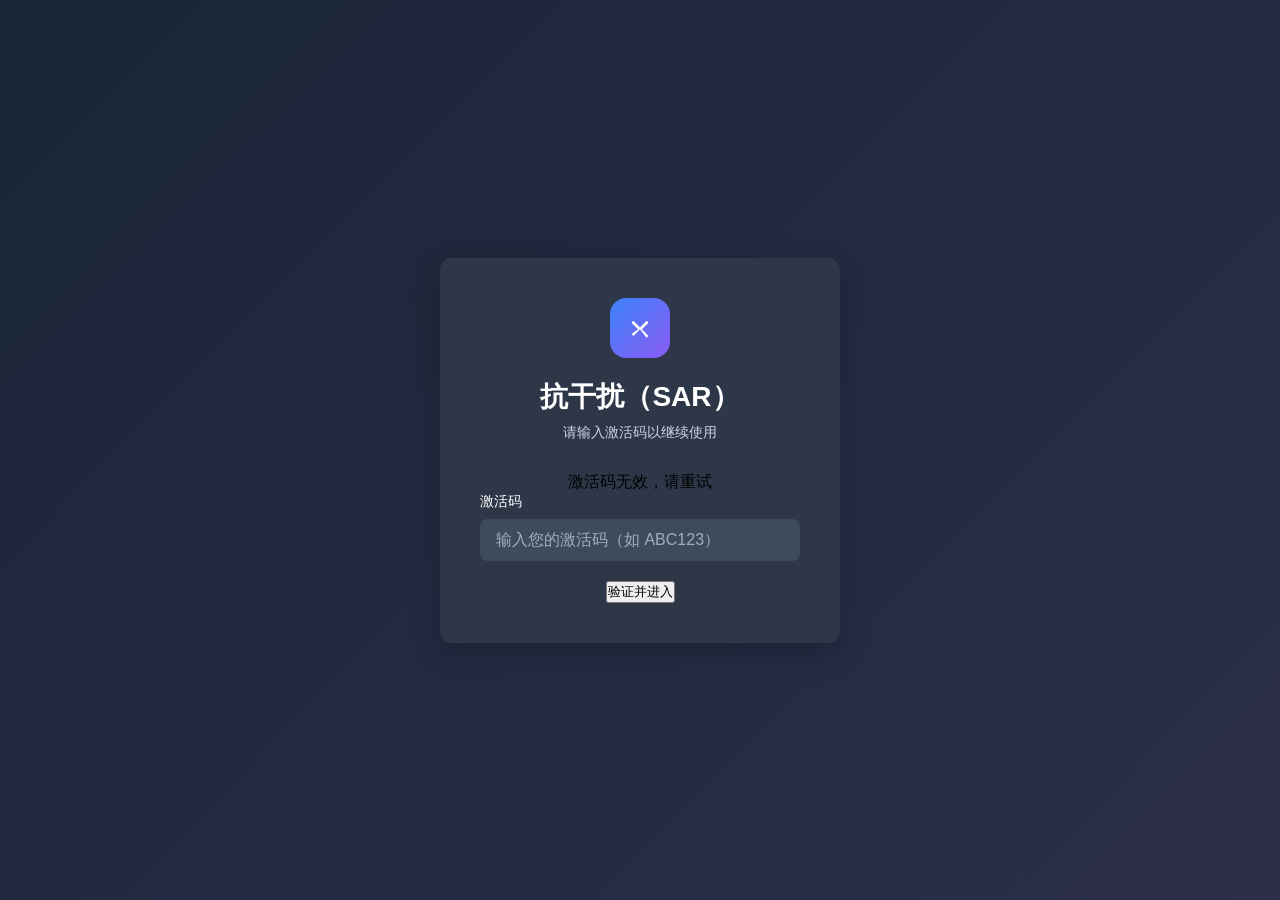
<file: frontend/frontend/index.html>
<!DOCTYPE html>
<html lang="zh-CN">
<head>
  <meta charset="UTF-8">
  <meta name="viewport" content="width=device-width, initial-scale=1.0">
  <title>SAR - 激活验证</title>
  <link rel="stylesheet" href="css/common.css">
  <link rel="stylesheet" href="css/code.css">
</head>
<body>
  <div class="code-card">
    <div class="logo">
      <svg xmlns="http://www.w3.org/2000/svg" viewBox="0 0 24 24">
        <path d="M12 11.586l4.95-4.95 1.414 1.414L13.414 13l4.95 4.95-1.414 1.414L12 12.97l-4.95 4.95-1.414-1.414L10.586 13 5.636 8.05l1.414-1.414L12 11.586z"/>
      </svg>
    </div>
    <h1 class="title">抗干扰（SAR）</h1>
    <p class="subtitle">请输入激活码以继续使用</p>
    <p class="code-error" id="codeError">激活码无效，请重试</p>
    <div class="form-group">
      <label for="activeCode">激活码</label>
      <input type="text" id="activeCode" placeholder="输入您的激活码（如 ABC123）">
    </div>
    <button class="verify-btn" id="verifyBtn">验证并进入</button>
  </div>

  <script src="js/code.js"></script>
</body>
</html>
</file>
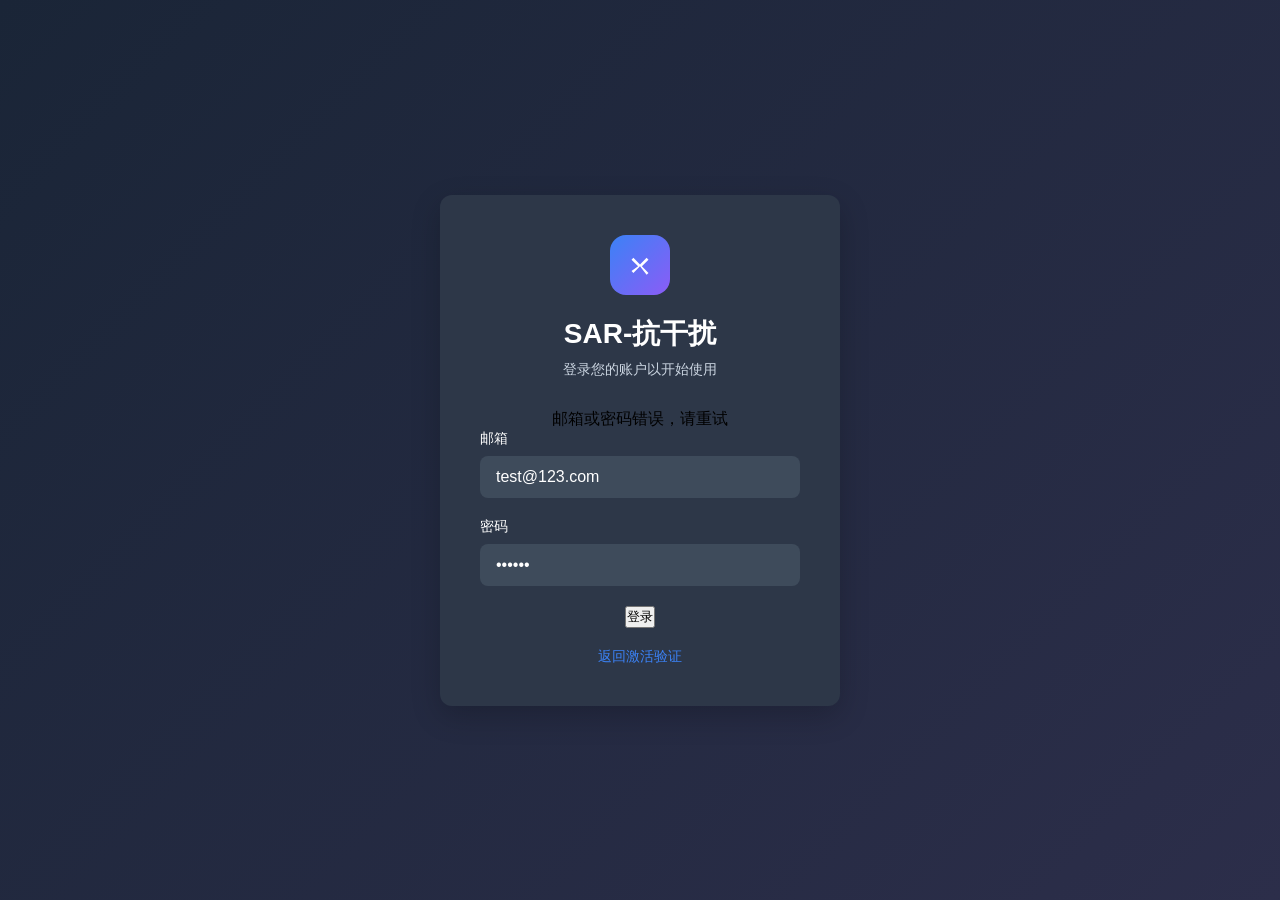
<file: frontend/frontend/login.html>
<!DOCTYPE html>
<html lang="zh-CN">
<head>
  <meta charset="UTF-8">
  <meta name="viewport" content="width=device-width, initial-scale=1.0">
  <title>SAR - 登录</title>
  <link rel="stylesheet" href="css/common.css">
  <link rel="stylesheet" href="css/login.css">
</head>
<body>
  <div class="login-card">
    <div class="logo">
      <svg xmlns="http://www.w3.org/2000/svg" viewBox="0 0 24 24">
        <path d="M12 11.586l4.95-4.95 1.414 1.414L13.414 13l4.95 4.95-1.414 1.414L12 12.97l-4.95 4.95-1.414-1.414L10.586 13 5.636 8.05l1.414-1.414L12 11.586z"/>
      </svg>
    </div>
    <h1 class="title">SAR-抗干扰</h1>
    <p class="subtitle">登录您的账户以开始使用</p>
    <p class="login-error" id="loginError">邮箱或密码错误，请重试</p>
    <div class="form-group">
      <label for="email">邮箱</label>
      <input type="email" id="email" placeholder="your@email.com" value="test@123.com">
    </div>
    <div class="form-group">
      <label for="password">密码</label>
      <input type="password" id="password" placeholder="••••••••" value="123456">
    </div>
    <button class="login-btn" id="loginBtn">登录</button>
    <a href="index.html" class="back-link">返回激活验证</a>
  </div>

  <script src="js/login.js"></script>
</body>
</html>
</file>
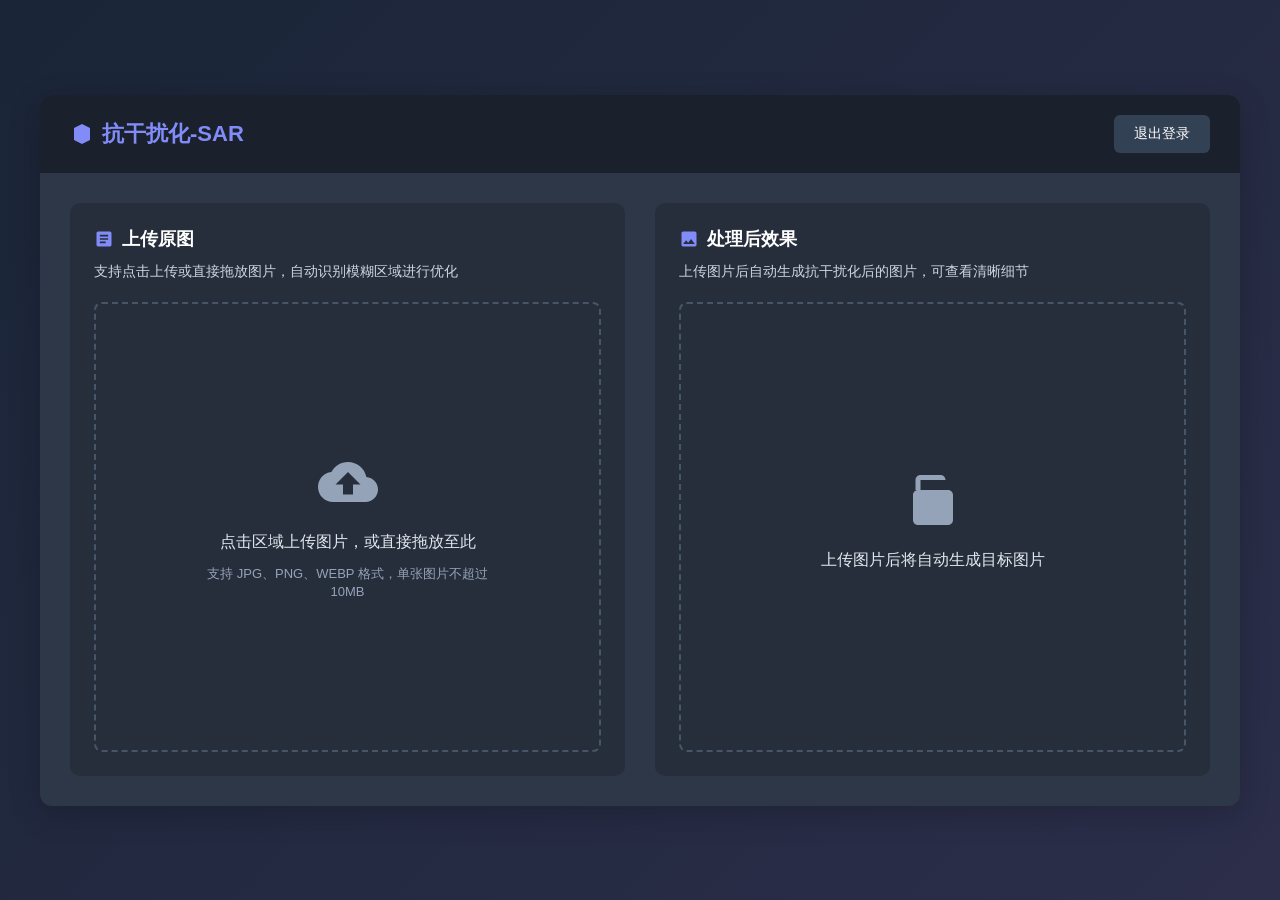
<file: frontend/frontend/upload.html>
<!DOCTYPE html>
<html lang="zh-CN">
<head>
  <meta charset="UTF-8">
  <meta name="viewport" content="width=device-width, initial-scale=1.0">
  <title>图片增强工具 - 上传图片</title>
  <link rel="stylesheet" href="css/common.css">
  <link rel="stylesheet" href="css/upload.css">
</head>
<body>
  <div class="app-container">
    <header class="app-header">
      <div class="app-logo">
        <svg xmlns="http://www.w3.org/2000/svg" viewBox="0 0 24 24">
          <path d="M12 2L4 6v12l8 4 8-4V6l-8-4z"/>
          <path d="M12 16c-2.21 0-4-1.79-4-4s1.79-4 4-4 4 1.79 4 4-1.79 4-4 4z"/>
        </svg>
        抗干扰化-SAR
      </div>
      <button class="logout-btn" id="logoutBtn">退出登录</button>
    </header>

    <main class="app-content">
      <section class="card">
        <h2>
          <svg xmlns="http://www.w3.org/2000/svg" viewBox="0 0 24 24">
            <path d="M19 3H5c-1.1 0-2 .9-2 2v14c0 1.1.9 2 2 2h14c1.1 0 2-.9 2-2V5c0-1.1-.9-2-2-2zm-5 14H7v-2h7v2zm3-4H7v-2h10v2zm0-4H7V7h10v2z"/>
          </svg>
          上传原图
        </h2>
        <p class="card-desc">支持点击上传或直接拖放图片，自动识别模糊区域进行优化</p>
        <div class="upload-area" id="uploadArea">
          <input type="file" accept="image/jpeg,image/png,image/webp,image/jpg" id="fileInput" />
          <div class="upload-icon">
            <svg xmlns="http://www.w3.org/2000/svg" viewBox="0 0 24 24">
              <path d="M19.35 10.04C18.67 6.59 15.64 4 12 4 9.11 4 6.6 5.64 5.35 8.04 2.34 8.36 0 10.91 0 14c0 3.31 2.69 6 6 6h13c2.76 0 5-2.24 5-5 0-2.64-2.05-4.78-4.65-4.96zM14 13v4h-4v-4H7l5-5 5 5h-3z"/>
            </svg>
          </div>
          <p class="upload-text">点击区域上传图片，或直接拖放至此</p>
          <p class="format-tip">支持 JPG、PNG、WEBP 格式，单张图片不超过 10MB</p>
          <div class="upload-error" id="uploadError">请选择有效的图片文件</div>
        </div>
      </section>

      <section class="card">
        <h2>
          <svg xmlns="http://www.w3.org/2000/svg" viewBox="0 0 24 24">
            <path d="M21 19V5c0-1.1-.9-2-2-2H5c-1.1 0-2 .9-2 2v14c0 1.1.9 2 2 2h14c1.1 0 2-.9 2-2zM8.5 13.5l2.5 3.01L14.5 12l4.5 6H5l3.5-4.5z"/>
          </svg>
          处理后效果
        </h2>
        <p class="card-desc">上传图片后自动生成抗干扰化后的图片，可查看清晰细节</p>
        <div class="preview-area" id="previewArea">
          <div class="preview-icon">
            <svg xmlns="http://www.w3.org/2000/svg" viewBox="0 0 24 24">
              <path d="M12 17c1.1 0 2-.9 2-2s-.9-2-2-2-2 .9-2 2 .9 2 2 2zm6-9h-1V4c0-1.1-.9-2-2-2H7c-1.1 0-2 .9-2 2v4H6c-1.1 0-2 .9-2 2v10c0 1.1.9 2 2 2h12c1.1 0 2-.9 2-2V10c0-1.1-.9-2-2-2zM7 4h10v4H7V4z"/>
            </svg>
          </div>
          <p class="preview-text">上传图片后将自动生成目标图片</p>
          <div class="loading" id="loading">
            <div class="spinner"></div>
            <p>正在处理图片，请稍候...</p>
          </div>
        </div>
      </section>
    </main>
  </div>

  <script src="js/upload.js"></script>
</body>
</html>
</file>
<file: frontend/frontend/css/common.css>
/* 全局重置与通用样式 */
* {
  margin: 0;
  padding: 0;
  box-sizing: border-box;
  font-family: "Microsoft Yahei", "PingFang SC", sans-serif;
}

body {
  background: linear-gradient(135deg, #1a2537, #2c2e4a);
  min-height: 100vh;
  display: flex;
  justify-content: center;
  align-items: center;
  padding: 20px;
}

/* 通用组件样式 */
.logo {
  width: 60px;
  height: 60px;
  background: linear-gradient(135deg, #3b82f6, #8b5cf6);
  border-radius: 16px;
  display: flex;
  justify-content: center;
  align-items: center;
  margin-bottom: 20px;
}

.logo svg {
  width: 32px;
  height: 32px;
  fill: #fff;
}

.title {
  font-size: 28px;
  color: #fff;
  margin-bottom: 8px;
  text-align: center;
}

.subtitle {
  font-size: 14px;
  color: #cbd5e1;
  margin-bottom: 30px;
  text-align: center;
}

.form-group {
  width: 100%;
  margin-bottom: 20px;
}

.form-group label {
  display: block;
  font-size: 14px;
  color: #fff;
  margin-bottom: 8px;
}

.form-group input {
  width: 100%;
  padding: 12px 16px;
  background-color: #3e4b5b;
  border: none;
  border-radius: 8px;
  color: #fff;
  font-size: 16px;
  outline: none;
  transition: background-color 0.3s;
}

.form-group input::placeholder {
  color: #a0aec0;
}

.form-group input:focus {
  background-color: #4a5568;
}

/* 通用按钮样式 */
.btn {
  width: 100%;
  padding: 12px;
  background: linear-gradient(90deg, #3b82f6, #8b5cf6);
  border: none;
  border-radius: 8px;
  color: #1e21c2;
  font-size: 16px;
  font-weight: 500;
  cursor: pointer;
  transition: opacity 0.3s;
}

.btn:hover {
  opacity: 0.9;
}

/* 通用错误提示 */
.error-tip {
  color: #f87171;
  font-size: 14px;
  margin-bottom: 16px;
  display: none;
  text-align: center;
}

.error-tip.show {
  display: block;
}

/* 响应式适配基础 */
@media (max-width: 768px) {
  .title {
    font-size: 24px;
  }

  .form-group input {
    padding: 10px 14px;
    font-size: 15px;
  }

  .btn {
    padding: 10px;
    font-size: 15px;
  }
}
</file>
<file: frontend/frontend/css/code.css>
.code-card {
  background-color: #2d3748;
  width: 100%;
  max-width: 400px;
  padding: 40px;
  border-radius: 12px;
  box-shadow: 0 10px 30px rgba(0, 0, 0, 0.2);
  display: flex;
  flex-direction: column;
  align-items: center;
}

.verify-btn {
  ime-mode: btn; /* 复用 common.css 中的 btn 样式 */
}

.code-error {
  ime-mode: error-tip; /* 复用 common.css 中的 error-tip 样式 */
}

@media (max-width: 768px) {
  .code-card {
    padding: 30px 20px;
    max-width: 350px;
  }
}
</file>
<file: frontend/frontend/css/login.css>
.login-card {
  background-color: #2d3748;
  width: 100%;
  max-width: 400px;
  padding: 40px;
  border-radius: 12px;
  box-shadow: 0 10px 30px rgba(0, 0, 0, 0.2);
  display: flex;
  flex-direction: column;
  align-items: center;
}

.login-btn {
  ime-mode: btn; /* 复用 common.css 中的 btn 样式 */
}

.login-error {
  ime-mode: error-tip; /* 复用 common.css 中的 error-tip 样式 */
}

.back-link {
  margin-top: 20px;
  font-size: 14px;
  color: #3b82f6;
  text-decoration: none;
  transition: color 0.3s;
}

.back-link:hover {
  color: #60a5fa;
  text-decoration: underline;
}

@media (max-width: 768px) {
  .login-card {
    padding: 30px 20px;
    max-width: 350px;
  }
}
</file>
<file: frontend/frontend/css/upload.css>
.app-container {
  width: 100%;
  max-width: 1200px;
  background-color: #2d3748;
  border-radius: 12px;
  overflow: hidden;
  box-shadow: 0 8px 32px rgba(0, 0, 0, 0.2);
  display: flex;
  flex-direction: column;
  padding: 0;
}

.app-header {
  display: flex;
  justify-content: space-between;
  align-items: center;
  padding: 20px 30px;
  background-color: #1a202c;
  color: #ffffff;
}

.app-logo {
  font-size: 22px;
  font-weight: 600;
  color: #818cf8;
  display: flex;
  align-items: center;
  gap: 8px;
}

.app-logo svg {
  width: 24px;
  height: 24px;
  fill: #818cf8;
}

.logout-btn {
  background-color: #334155;
  color: #ffffff;
  border: none;
  padding: 10px 20px;
  border-radius: 6px;
  cursor: pointer;
  font-size: 14px;
  transition: all 0.3s ease;
}

.logout-btn:hover {
  background-color: #475569;
  transform: translateY(-1px);
}

.app-content {
  display: flex;
  flex-wrap: wrap;
  padding: 30px;
  gap: 30px;
}

.card {
  flex: 1;
  min-width: 300px;
  background-color: #272e3b;
  border-radius: 10px;
  padding: 24px;
  color: #ffffff;
  transition: transform 0.3s ease;
}

.card:hover {
  transform: translateY(-3px);
}

.card h2 {
  font-size: 18px;
  margin-bottom: 10px;
  display: flex;
  align-items: center;
  gap: 8px;
}

.card h2 svg {
  width: 20px;
  height: 20px;
  fill: #818cf8;
}

.card-desc {
  font-size: 14px;
  color: #cbd5e1;
  margin-bottom: 20px;
  line-height: 1.5;
}

/* 上传区域 */
.upload-area, .preview-area {
  height: 450px;
  border: 2px dashed #475569;
  border-radius: 8px;
  display: flex;
  flex-direction: column;
  justify-content: center;
  align-items: center;
  cursor: pointer;
  transition: all 0.3s ease;
  position: relative;
  overflow: hidden;
}

.upload-area:hover {
  border-color: #818cf8;
  background-color: rgba(129, 140, 248, 0.05);
}

.upload-area.active {
  border-color: #818cf8;
}

.upload-icon svg, .preview-icon svg {
  width: 60px;
  height: 60px;
  fill: #94a3b8;
  margin-bottom: 16px;
  transition: fill 0.3s ease;
}

.upload-area:hover .upload-icon svg {
  fill: #818cf8;
}

.upload-text, .preview-text {
  font-size: 16px;
  margin-bottom: 12px;
  color: #e2e8f0;
  text-align: center;
  padding: 0 20px;
}

.format-tip {
  font-size: 13px;
  color: #94a3b8;
  text-align: center;
  max-width: 300px;
  line-height: 1.4;
}

#fileInput {
  position: absolute;
  top: 0;
  left: 0;
  width: 100%;
  height: 100%;
  opacity: 0;
  cursor: pointer;
  z-index: 10;
}

/* 预览图片样式 */
.preview-img {
  width: 100%;
  height: 100%;
  object-fit: contain;
  padding: 10px;
}

/* 加载状态 */
.loading {
  display: none;
  flex-direction: column;
  align-items: center;
  gap: 16px;
}

.loading.show {
  display: flex;
}

.spinner {
  width: 40px;
  height: 40px;
  border: 4px solid rgba(129, 140, 248, 0.2);
  border-top: 4px solid #818cf8;
  border-radius: 50%;
  animation: spin 1s linear infinite;
}

@keyframes spin {
  0% { transform: rotate(0deg); }
  100% { transform: rotate(360deg); }
}

/* 上传错误提示 */
.upload-error {
  color: #f87171;
  font-size: 14px;
  margin-top: 10px;
  display: none;
  text-align: center;
}

.upload-error.show {
  display: block;
}

/* 响应式适配 */
@media (max-width: 768px) {
  .app-content {
    padding: 20px;
    gap: 20px;
  }

  .upload-area, .preview-area {
    height: 350px;
  }

  .app-header {
    padding: 16px 20px;
  }

  .app-logo {
    font-size: 18px;
  }

  .logout-btn {
    padding: 8px 16px;
  }

  .card {
    min-width: 100%;
  }
}
</file>
